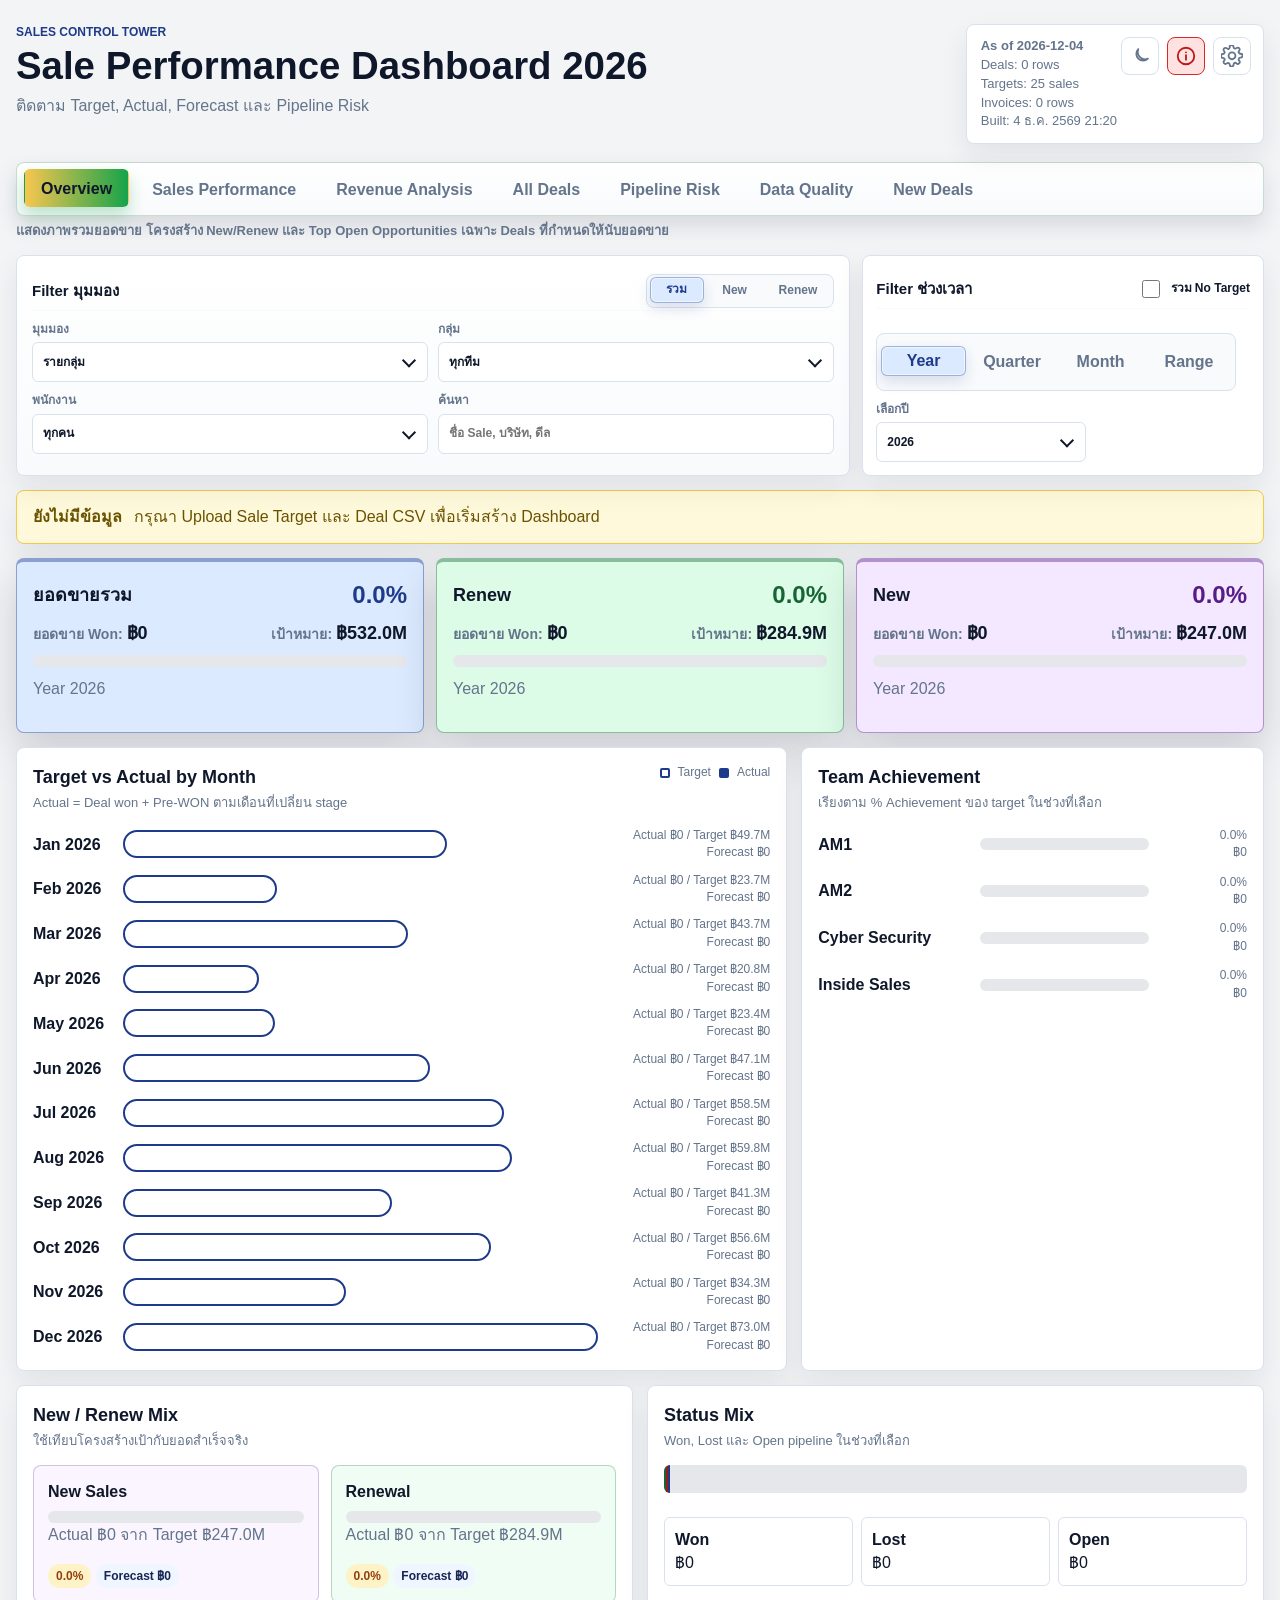
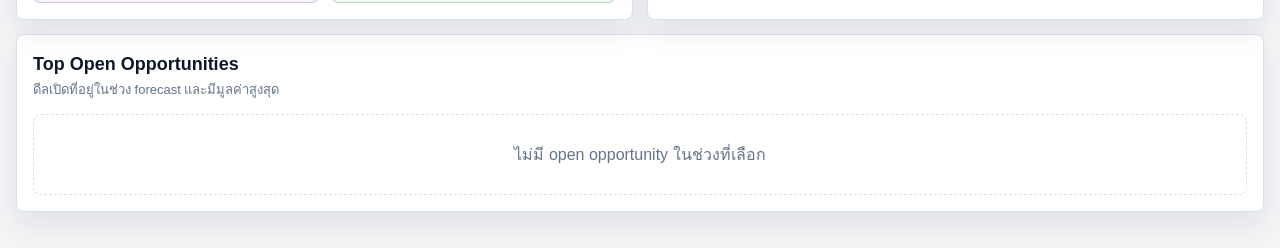
<file: index.html>
<!doctype html>
<html lang="th">
  <head>
    <meta charset="utf-8" />
    <meta name="viewport" content="width=device-width, initial-scale=1" />
    <title>Sale Performance Dashboard 2026</title>
    <link rel="stylesheet" href="./styles.css" />
  </head>
  <body>
    <main class="shell">
      <header class="topbar">
        <div>
          <p class="eyebrow">Sales Control Tower</p>
          <h1>Sale Performance Dashboard 2026</h1>
          <p class="subtitle">
            ติดตาม Target, Actual, Forecast และ Pipeline Risk
          </p>
        </div>
        <div class="meta" id="metaBox"></div>
      </header>

      <nav class="tabs" aria-label="Dashboard tabs">
        <button type="button" class="active" data-tab="overview">Overview</button>
        <button type="button" data-tab="sales">Sales Performance</button>
        <button type="button" data-tab="revenue">Revenue Analysis</button>
        <button type="button" data-tab="deals">All Deals</button>
        <button type="button" data-tab="pipeline">Pipeline Risk</button>
        <button type="button" data-tab="data">Data Quality</button>
        <button type="button" data-tab="leads">New Deals</button>
      </nav>
      <p class="tab-description" id="tabDescription">แสดงภาพรวมยอดขายและโอกาสขายที่ผ่านกติกาการนับยอดขาย</p>

      <div class="modal-backdrop" id="settingsModal" hidden>
        <section class="settings-modal" role="dialog" aria-modal="true" aria-label="ตั้งค่า Dashboard">
          <div class="modal-head">
            <div>
              <p>เลือกไฟล์ Sale Target, Deal, Mapping และ Invoice เพื่อ refresh dashboard รอบใหม่</p>
            </div>
            <button type="button" class="icon-button" id="closeSettings" aria-label="Close settings">
              <span aria-hidden="true">&times;</span>
            </button>
          </div>
          <label class="upload-box" for="targetCsvInput">
            <span class="upload-title">Sale Target CSV File <span class="autoload-file-name" id="targetAutoFileName" hidden></span></span>
            <input id="targetCsvInput" type="file" accept=".csv,text/csv" />
          </label>
          <label class="upload-box" for="mappingCsvInput">
            <span class="upload-title">Mapping CSV File (Data Mapping หรือ Stage Mapping) <span class="autoload-file-name" id="mappingAutoFileName" hidden></span></span>
            <input id="mappingCsvInput" type="file" accept=".csv,text/csv" />
          </label>
          <label class="upload-box" for="dealCsvInput">
            <span>Deal CSV File</span>
            <input id="dealCsvInput" type="file" accept=".csv,text/csv" />
          </label>
          <label class="upload-box" for="invoiceCsvInput">
            <span>Invoice CSV File</span>
            <input id="invoiceCsvInput" type="file" accept=".csv,text/csv" />
          </label>
          <div class="upload-actions">
            <button type="button" class="primary-button highlight-button" id="applyCsvFiles">Refresh Dashboard</button>
            <button type="button" class="secondary-button" id="clearCsvFiles">Reset Data</button>
          </div>
          <p class="upload-status" id="uploadStatus">ยังไม่ได้เลือกไฟล์ใหม่</p>

          <section class="pipeline-matching-settings" aria-labelledby="pipelineMatchingTitle">
            <div class="settings-section-head">
              <div>
                <h3 id="pipelineMatchingTitle">Pipeline Matching</h3>
                <p>เลือก Pipeline ที่ให้นับยอดตาม Sale Group และประเภท New/Renew</p>
              </div>
              <div class="upload-actions">
                <button type="button" class="primary-button" id="savePipelineMatching">Save Matching</button>
                <button type="button" class="secondary-button" id="clearPipelineMatching">Clear Matching</button>
              </div>
            </div>
            <p class="note" id="pipelineMatchingSummary"></p>
            <div class="pipeline-primary-mode">
              <label><strong>อนุมาน New/Renew จาก Pipeline</strong></label>
              <div id="pipelinePrimaryGroupSelect" class="pipeline-primary-group-select"></div>
              <span class="note" id="pipelinePrimaryModeNote"></span>
            </div>
            <div id="pipelineMatchingMatrix" class="pipeline-matching-matrix"></div>
          </section>
        </section>
      </div>

      <div class="modal-backdrop" id="fieldInfoModal" hidden>
        <section class="field-info-modal" role="dialog" aria-modal="true" aria-labelledby="fieldInfoTitle">
          <div class="modal-head">
            <div>
              <p class="eyebrow">Data Field Check</p>
              <h2 id="fieldInfoTitle">Information</h2>
              <p>ตรวจสอบ Field สำคัญที่ใช้แสดงผลในแต่ละ Tab จากข้อมูลที่โหลดอยู่ในระบบ</p>
            </div>
            <button type="button" class="icon-button" id="closeFieldInfo" aria-label="Close information">
              <span aria-hidden="true">&times;</span>
            </button>
          </div>
          <div id="fieldInfoContent" class="field-info-content"></div>
        </section>
      </div>

      <div class="modal-backdrop" id="dealModal" hidden>
        <section class="deal-modal" role="dialog" aria-modal="true" aria-labelledby="dealModalTitle">
          <div class="modal-head">
            <div>
              <p class="eyebrow">Deal Analysis</p>
              <h2 id="dealModalTitle">Deal Detail</h2>
              <p id="dealModalSubtitle">ข้อมูลสำหรับวิเคราะห์และติดตามความคืบหน้า</p>
            </div>
            <button type="button" class="icon-button" id="closeDealModal" aria-label="Close deal detail">
              <span aria-hidden="true">&times;</span>
            </button>
          </div>
          <div id="dealModalContent"></div>
        </section>
      </div>

      <section class="toolbar dashboard-filter-shell" aria-label="Dashboard filters">
        <article class="filter-card view-filter-card">
          <div class="filter-card-head">
            <h2>Filter มุมมอง</h2>
            <div class="category-filter global-category-filter" aria-label="Target category">
              <div class="segment compact-segment">
                <button type="button" class="active" data-category="all">รวม</button>
                <button type="button" data-category="new">New</button>
                <button type="button" data-category="renew">Renew</button>
              </div>
            </div>
          </div>
          <div class="filter-grid view-filter-grid">
            <label>
              มุมมอง
              <select id="viewMode">
                <option value="group">รายกลุ่ม</option>
                <option value="individual">รายบุคคล</option>
              </select>
            </label>
            <label id="groupFilterContainer">
              กลุ่ม
              <select id="groupSelect"></select>
            </label>
            <label id="salesFilterContainer">
              พนักงาน
              <select id="saleSelect"></select>
            </label>
            <label class="search-field">
              ค้นหา
              <input id="searchInput" type="search" placeholder="ชื่อ Sale, บริษัท, ดีล" />
            </label>
          </div>
        </article>

        <article class="filter-card period-filter-card">
          <div class="filter-card-head">
            <h2>Filter ช่วงเวลา</h2>
            <div class="filter-head-actions">
              <label class="check">
                <input id="showUnmapped" type="checkbox" />
                รวม No Target
              </label>
            </div>
          </div>
          <div class="filter-grid period-filter-grid">
            <div class="period-type-tabs" role="tablist" aria-label="เลือกช่วงเวลา">
              <button type="button" class="active" data-period-type="year" role="tab" aria-selected="true">Year</button>
              <button type="button" data-period-type="quarter" role="tab" aria-selected="false">Quarter</button>
              <button type="button" data-period-type="month" role="tab" aria-selected="false">Month</button>
              <button type="button" data-period-type="range" role="tab" aria-selected="false">Range</button>
            </div>
            <div class="period-picker-row">
              <label id="periodSubYear">
                เลือกปี
                <select id="periodYear"></select>
              </label>
              <label id="periodSubQuarter" hidden>
                เลือกไตรมาส
                <select id="periodQuarter"></select>
              </label>
              <label id="periodSubMonth" hidden>
                เลือกเดือน
                <select id="periodMonth"></select>
              </label>
              <div id="periodSubRange" class="range-fields" hidden>
                <label>
                  ตั้งแต่เดือน
                  <select id="startMonth"></select>
                </label>
                <label>
                  ถึงเดือน
                  <select id="endMonth"></select>
                </label>
              </div>
            </div>
          </div>
        </article>

        <article class="filter-card lead-toolbar-card" hidden>
          <div class="filter-card-head">
            <h2>New Deals by ISO Week</h2>
          </div>
          <div class="lead-filter-grid">
            <label>
              ตั้งแต่ Week
              <select id="leadStartWeek"></select>
            </label>
            <label>
              ถึง Week
              <select id="leadEndWeek"></select>
            </label>
            <label class="lead-search-field">
              ค้นหา Lead
              <input id="leadSearchInput" type="search" placeholder="Sale, บริษัท, ดีล, Stage, Pipeline" />
            </label>
          </div>
        </article>
      </section>

      <section class="empty-data-banner" id="emptyDataBanner" hidden>
        <strong>ยังไม่มีข้อมูล</strong>
        <span>กรุณา Upload Sale Target และ Deal CSV เพื่อเริ่มสร้าง Dashboard</span>
      </section>

      <section class="kpi-grid" id="kpiGrid" aria-label="KPI summary"></section>

      <section class="tab-panel active" id="tab-overview">
        <div class="grid two-col">
          <article class="panel">
            <div class="panel-head">
              <div>
                <h2>Target vs Actual by Month</h2>
                <p>Actual = Deal won + Pre-WON ตามเดือนที่เปลี่ยน stage</p>
              </div>
              <span class="legend"><i class="target"></i>Target <i class="actual"></i>Actual</span>
            </div>
            <div id="monthlyChart" class="month-chart"></div>
          </article>

          <article class="panel">
            <div class="panel-head">
              <div>
                <h2>Team Achievement</h2>
                <p>เรียงตาม % Achievement ของ target ในช่วงที่เลือก</p>
              </div>
            </div>
            <div id="teamChart" class="rank-list"></div>
          </article>
        </div>

        <div class="grid two-col compact-row">
          <article class="panel">
            <div class="panel-head">
              <div>
                <h2>New / Renew Mix</h2>
                <p>ใช้เทียบโครงสร้างเป้ากับยอดสำเร็จจริง</p>
              </div>
            </div>
            <div id="categoryMix" class="mix-grid"></div>
          </article>

          <article class="panel">
            <div class="panel-head">
              <div>
                <h2>Status Mix</h2>
                <p>Won, Lost และ Open pipeline ในช่วงที่เลือก</p>
              </div>
            </div>
            <div id="statusMix" class="status-mix"></div>
          </article>
        </div>

        <article class="panel">
          <div class="panel-head">
            <div>
              <h2>Top Open Opportunities</h2>
              <p>ดีลเปิดที่อยู่ในช่วง forecast และมีมูลค่าสูงสุด</p>
            </div>
          </div>
          <div id="topDealsTable" class="table-wrap"></div>
        </article>
      </section>

      <section class="tab-panel" id="tab-sales">
        <article class="panel">
          <div class="panel-head sales-status-head">
            <div>
              <h2>Sales Performance Charts</h2>
              <p>เปิด/ปิดสถานะเพื่อควบคุมสิ่งที่แสดงในกราฟ</p>
            </div>
            <div class="status-checkboxes" id="salesStatusFilters">
              <label><input type="checkbox" data-sales-status="won" checked />Won</label>
              <label><input type="checkbox" data-sales-status="commit" />Commit</label>
              <label><input type="checkbox" data-sales-status="upside" />Upside</label>
              <label><input type="checkbox" data-sales-status="open" />Open</label>
              <label><input type="checkbox" data-sales-status="lost" />Lost</label>
            </div>
          </div>
        </article>

        <div class="grid chart-grid">
          <article class="panel">
            <div class="panel-head">
              <div>
                <h2>Renew Sales</h2>
                <p>เทียบ Target กับสถานะ pipeline ของ Renew</p>
              </div>
            </div>
            <div id="renewSalesChart" class="performance-chart"></div>
          </article>

          <article class="panel">
            <div class="panel-head">
              <div>
                <h2>New Sales</h2>
                <p>เทียบ Target กับสถานะ pipeline ของ New</p>
              </div>
            </div>
            <div id="newSalesChart" class="performance-chart"></div>
          </article>

          <article class="panel">
            <div class="panel-head">
              <div>
                <h2>Total Sales by Sale</h2>
                <p>Total = Renew + New</p>
              </div>
            </div>
            <div id="totalSalesChart" class="performance-chart"></div>
          </article>

          <article class="panel">
            <div class="panel-head">
              <div>
                <h2>Cumulative Monthly Sales</h2>
                <p>เป้าหมายสะสม เทียบ Won, Commit, Upside, Open และ Lost</p>
              </div>
            </div>
            <div id="cumulativeSalesChart" class="performance-chart cumulative-chart"></div>
          </article>
        </div>

        <article class="panel">
          <div class="panel-head">
            <div>
              <h2>Transaction Detail</h2>
              <p>ค้นหาแบบ AND / NOT, ตรวจยอดรวมและจัดเรียงข้อมูลที่ต้องติดตาม ค้นหาเฉพาะคอลัมน์โดยพิมพ์ ชื่อคอัมน์:คำค้นหา</p>
            </div>
          </div>
          <div class="transaction-search-grid">
            <div class="transaction-search-block">
              <strong>ค้นหา AND</strong>
              <input type="search" data-transaction-and placeholder="คำค้นหาที่ 1" />
              <input type="search" data-transaction-and placeholder="คำค้นหาที่ 2" />
              <input type="search" data-transaction-and placeholder="คำค้นหาที่ 3" />
              <input type="search" data-transaction-and placeholder="คำค้นหาที่ 4" />
            </div>
            <div class="transaction-search-block">
              <strong>ไม่รวม NOT</strong>
              <input type="search" data-transaction-not placeholder="ไม่รวมคำที่ 1" />
              <input type="search" data-transaction-not placeholder="ไม่รวมคำที่ 2" />
              <input type="search" data-transaction-not placeholder="ไม่รวมคำที่ 3" />
              <input type="search" data-transaction-not placeholder="ไม่รวมคำที่ 4" />
            </div>
          </div>
          <div class="transaction-total">
            <span>ยอดรวม</span>
            <strong id="transactionTotalAmount">฿0</strong>
          </div>
          <div id="transactionTable" class="table-wrap"></div>
        </article>
      </section>

      <section class="tab-panel" id="tab-revenue">
        <article class="panel">
          <div class="panel-head">
            <div>
              <h2>Revenue Analysis</h2>
              <p>กระจายยอด Won / Pre-WON เป็นรายได้รายเดือนตามช่วงสัญญา เพื่อใช้วางแผนกระแสเงินและตรวจสอบต่อ</p>
            </div>
            <div class="status-checkboxes revenue-options" aria-label="Revenue options">
              <label>
                <input type="checkbox" id="revenueExpectedFallback" checked />
                ใช้ Expected Close Date เมื่อไม่มี Contract Start Date
              </label>
            </div>
          </div>
          <div id="revenueSummary" class="lead-summary-grid revenue-summary-grid"></div>
        </article>

        <div class="subtab-bar revenue-subtab-bar" aria-label="Revenue analysis sections">
          <button type="button" class="active" data-revenue-subtab="performance">Revenue Performance</button>
          <button type="button" data-revenue-subtab="analysis">Revenue Analysis</button>
          <button type="button" data-revenue-subtab="invoice">Invoice Analysis</button>
        </div>

        <div class="revenue-subtab-panel active" data-revenue-panel="performance">
          <article class="panel">
            <div class="panel-head">
              <div>
                <h2>Revenue Performance</h2>
                <p>วัดผลยอด Won ที่ถูกเกลี่ยรายเดือนตามสัญญา เทียบกับ Recurring Target ในช่วงเวลาที่เลือก</p>
              </div>
            </div>
            <div id="revenuePerformanceSummary" class="lead-summary-grid revenue-summary-grid"></div>
          </article>

          <div class="grid two-col revenue-grid">
            <article class="panel">
              <div class="panel-head">
                <div>
                  <h2>Monthly Performance Chart</h2>
                  <p>Target เป็นกรอบสีเขียวโปร่งใส และ Won เป็นแท่งสีเขียวทึบตามมาตรฐาน Renew</p>
                </div>
              </div>
              <div id="revenuePerformanceChart" class="revenue-performance-chart"></div>
            </article>

            <article class="panel">
              <div class="panel-head">
                <div>
                  <h2>Performance by Sale Owner</h2>
                  <p>เปรียบเทียบ Actual Recurring Revenue กับ Target รายพนักงาน</p>
                </div>
              </div>
              <div id="revenuePerformanceBySale" class="rank-list"></div>
            </article>
          </div>

        </div>

        <div class="revenue-subtab-panel" data-revenue-panel="analysis">

          <article class="panel collapsible-panel is-collapsed" id="revenueTargetPanel">
            <div class="panel-head">
              <div>
                <h2>
                  <button type="button" class="panel-title-toggle" id="revenueTargetToggle" aria-expanded="false" aria-controls="revenueTargetBody">
                    <span class="panel-toggle-icon" aria-hidden="true">+</span>
                    <span id="revenueTargetTitle">Recurring Target from Revenue</span>
                  </button>
                </h2>
                <p id="revenueTargetDescription">ประเมิน Target จากกระแสรายได้ปีก่อนหน้า เฉพาะ Billing = Recurring โดยเลื่อนไปเดือนเดียวกันของปีถัดไป</p>
              </div>
              <button type="button" class="primary-button export-button" id="exportRevenueTargetCsv">Export CSV</button>
            </div>
            <div class="collapsible-body" id="revenueTargetBody" hidden>
              <div id="revenueTargetSummary" class="lead-summary-grid revenue-target-summary"></div>
              <div id="revenueTargetTable" class="table-wrap"></div>
            </div>
          </article>

          <article class="panel collapsible-panel is-collapsed" id="revenueDistributionPanel">
            <div class="panel-head">
              <div>
                <h2>
                  <button type="button" class="panel-title-toggle" id="revenueDistributionToggle" aria-expanded="false" aria-controls="revenueDistributionBody">
                    <span class="panel-toggle-icon" aria-hidden="true">+</span>
                    <span id="revenueDistributionTitle">Revenue Distribution</span>
                  </button>
                </h2>
                <p id="revenueDistributionDescription">กระจาย Revenue ของปีที่เลือกเป็นรายเดือน ตามสัญญาของ Deals ที่อยู่ในขอบเขตการวิเคราะห์</p>
              </div>
              <button type="button" class="primary-button export-button" id="exportRevenueDistributionCsv">Export CSV</button>
            </div>
            <div class="collapsible-body" id="revenueDistributionBody" hidden>
              <div id="revenueDistributionSummary" class="lead-summary-grid revenue-target-summary"></div>
              <div id="revenueDistributionTable" class="table-wrap"></div>
            </div>
          </article>

          <article class="panel collapsible-panel is-collapsed" id="revenueDetailPanel">
            <div class="panel-head">
              <div>
                <h2>
                  <button type="button" class="panel-title-toggle" id="revenueDetailToggle" aria-expanded="false" aria-controls="revenueDetailBody">
                    <span class="panel-toggle-icon" aria-hidden="true">+</span>
                    Revenue Detail
                  </button>
                </h2>
                <p>รายการรายเดือนพร้อมข้อมูลสัญญา สำหรับ reconcile กับฝ่ายบัญชีและการเงิน (ฟังก์ชันค้นหาไม่รวม Contract)</p>
              </div>
              <div class="revenue-detail-actions">
                <span class="revenue-total-badge">Monthly Revenue <strong id="revenueDetailMonthlyTotal">฿0</strong></span>
                <button type="button" class="primary-button export-button" id="exportRevenueDetailCsv">Export CSV</button>
              </div>
            </div>
            <div class="collapsible-body" id="revenueDetailBody" hidden>
              <div class="transaction-search-grid">
                <div class="transaction-search-block">
                  <strong>ค้นหา AND</strong>
                  <input type="search" data-revenue-and placeholder="คำค้นหาที่ 1" />
                  <input type="search" data-revenue-and placeholder="คำค้นหาที่ 2" />
                  <input type="search" data-revenue-and placeholder="คำค้นหาที่ 3" />
                  <input type="search" data-revenue-and placeholder="คำค้นหาที่ 4" />
                </div>
                <div class="transaction-search-block">
                  <strong>ไม่รวม NOT</strong>
                  <input type="search" data-revenue-not placeholder="ไม่รวมคำที่ 1" />
                  <input type="search" data-revenue-not placeholder="ไม่รวมคำที่ 2" />
                  <input type="search" data-revenue-not placeholder="ไม่รวมคำที่ 3" />
                  <input type="search" data-revenue-not placeholder="ไม่รวมคำที่ 4" />
                </div>
              </div>
              <div id="revenueDetailTable" class="table-wrap"></div>
            </div>
          </article>

          <article class="panel collapsible-panel is-collapsed" id="targetContributionPanel">
            <div class="panel-head">
              <div>
                <h2>
                  <button type="button" class="panel-title-toggle" id="targetContributionToggle" aria-expanded="false" aria-controls="targetContributionBody">
                    <span class="panel-toggle-icon" aria-hidden="true">+</span>
                    Target Contribution Detail
                  </button>
                </h2>
                <p>สรุป Deal ที่เป็น Billing = Recurring เพื่อดู contribution ต่อ Target รายเดือน</p>
              </div>
            </div>
            <div class="collapsible-body" id="targetContributionBody" hidden>
              <div id="revenuePerformanceDetail" class="table-wrap"></div>
            </div>
          </article>

          <article class="panel collapsible-panel is-collapsed" id="revenueDataChecksPanel">
            <div class="panel-head">
              <div>
                <h2>
                  <button type="button" class="panel-title-toggle" id="revenueDataChecksToggle" aria-expanded="false" aria-controls="revenueDataChecksBody">
                    <span class="panel-toggle-icon" aria-hidden="true">+</span>
                    Revenue Data Checks
                  </button>
                </h2>
                <p>รายการที่ควรตรวจสอบก่อนใช้เป็นข้อมูลทางบัญชีหรือรายงานผู้บริหาร</p>
              </div>
            </div>
            <div class="collapsible-body" id="revenueDataChecksBody" hidden>
              <div id="revenueExceptionTable" class="table-wrap"></div>
            </div>
          </article>
        </div>

        <div class="revenue-subtab-panel" data-revenue-panel="invoice">
          <article class="panel">
            <div class="panel-head">
              <div>
                <h2 id="invoiceAnalysisTitle">Invoice Analysis</h2>
                <p id="invoiceAnalysisDescription">กระจายยอด Invoice ตาม Posting Date เป็นรายเดือน เพื่อเปรียบเทียบกับ Revenue ที่ควรรับรู้</p>
              </div>
              <div class="invoice-analysis-actions">
                <div class="segment compact-segment invoice-date-mode" aria-label="Invoice month basis">
                  <button type="button" class="active" data-invoice-date-mode="posting">Posting Date</button>
                  <button type="button" data-invoice-date-mode="service">Service Period</button>
                </div>
                <button type="button" class="primary-button export-button" id="exportInvoiceAnalysisCsv">Export CSV</button>
              </div>
            </div>
            <div id="invoiceAnalysisSummary" class="lead-summary-grid revenue-target-summary"></div>
            <div id="invoiceAnalysisTable" class="table-wrap"></div>
          </article>
        </div>
      </section>

      <section class="tab-panel" id="tab-deals">
        <article class="panel">
          <div class="panel-head">
            <div>
              <h2>All Deals</h2>
              <p>ค้นหาแบบ AND / NOT, ตรวจยอดรวมและจัดเรียงข้อมูลที่ต้องติดตาม ค้นหาเฉพาะคอลัมน์โดยพิมพ์ ชื่อคอัมน์:คำค้นหา</p>
            </div>
          </div>
          <div class="transaction-search-grid">
            <div class="transaction-search-block">
              <strong>ค้นหา AND</strong>
              <input type="search" data-all-deals-and placeholder="คำค้นหาที่ 1" />
              <input type="search" data-all-deals-and placeholder="คำค้นหาที่ 2" />
              <input type="search" data-all-deals-and placeholder="คำค้นหาที่ 3" />
              <input type="search" data-all-deals-and placeholder="คำค้นหาที่ 4" />
            </div>
            <div class="transaction-search-block">
              <strong>ไม่รวม NOT</strong>
              <input type="search" data-all-deals-not placeholder="ไม่รวมคำที่ 1" />
              <input type="search" data-all-deals-not placeholder="ไม่รวมคำที่ 2" />
              <input type="search" data-all-deals-not placeholder="ไม่รวมคำที่ 3" />
              <input type="search" data-all-deals-not placeholder="ไม่รวมคำที่ 4" />
            </div>
          </div>
          <div class="transaction-total">
            <span>ยอดรวม</span>
            <strong id="allDealsTotalAmount">฿0</strong>
          </div>
          <div id="dealDetailTable" class="table-wrap"></div>
        </article>
      </section>

      <section class="tab-panel" id="tab-leads">
        <article class="panel">
          <div class="panel-head">
            <div>
              <h2>New Deals by ISO Week</h2>
              <p>ใช้ Created Date เป็น key เพื่อวัดประสิทธิภาพการหา Lead ของ Sale</p>
            </div>
          </div>
          <div id="newLeadSummary" class="lead-summary-grid"></div>
        </article>

        <div class="grid two-col lead-detail-grid">
          <article class="panel">
            <div class="panel-head">
              <div>
                <h2>Weekly Lead Trend</h2>
                <p>จำนวน Lead และมูลค่า Pipeline ที่สร้างในแต่ละ ISO Week</p>
              </div>
            </div>
            <div id="newLeadWeeklyChart" class="lead-week-chart"></div>
          </article>

          <article class="panel">
            <div class="panel-head">
              <div>
                <h2>Lead Detail by Week</h2>
                <p>จัดกลุ่มตาม Created Week เพื่อดู contribution ของ Sale</p>
              </div>
            </div>
            <div id="newLeadTable" class="table-wrap"></div>
          </article>
        </div>
      </section>

      <section class="tab-panel" id="tab-pipeline">
        <div class="grid two-col">
          <article class="panel">
            <div class="panel-head">
              <div>
                <h2>Risk Summary</h2>
                <p>ดีลเปิดที่ต้องเคลียร์ข้อมูลหรือเร่ง follow-up</p>
              </div>
            </div>
            <div id="riskSummary" class="risk-grid"></div>
          </article>

          <article class="panel">
            <div class="panel-head">
              <div>
                <h2>Risk by Stage</h2>
                <p>ช่วยแยกว่าปัญหาอยู่ที่ stage ไหน</p>
              </div>
            </div>
            <div id="riskByStage" class="rank-list"></div>
          </article>
        </div>

        <article class="panel">
          <div class="panel-head">
            <div>
              <h2>Pipeline Risk Detail</h2>
              <p>เรียงจากดีลเสี่ยงและมูลค่าสูงก่อน</p>
            </div>
          </div>
          <div id="riskDealsTable" class="table-wrap"></div>
        </article>
      </section>

      <section class="tab-panel" id="tab-data">
        <div class="grid two-col">
          <article class="panel">
            <div class="panel-head">
              <div>
                <h2>Data Assumptions</h2>
                <p>กติกาที่ใช้ประกอบ target และ deal</p>
              </div>
            </div>
            <div id="assumptionList" class="note-list"></div>
          </article>

          <article class="panel">
            <div class="panel-head">
              <div>
                <h2>Stage Normalization</h2>
                <p>จำนวนและมูลค่าที่ถูกจัดกลุ่มตามสมมติฐาน</p>
              </div>
            </div>
            <div id="normalizationStats" class="risk-grid"></div>
          </article>
        </div>

        <article class="panel">
          <div class="panel-head">
            <div>
              <h2>Unmapped Responsible Names</h2>
              <p>มี actual หรือ pipeline แต่ไม่พบชื่อในไฟล์ Sale Target</p>
            </div>
          </div>
          <div id="unmappedTable" class="table-wrap"></div>
        </article>
      </section>
    </main>

    <script src="./data/dashboard-data.js"></script>
    <script src="./scripts/revenue-logic.js"></script>
    <script src="./app.js"></script>
  </body>
</html>
</file>
<file: styles.css>
:root {
  color-scheme: light;
  --bg: #f3f4f6;
  --surface: #ffffff;
  --surface-soft: #f8fafc;
  --ink: #0f172a;
  --muted: #64748b;
  --line: #d9e2ec;
  --primary: #1e3a8a;
  --primary-strong: #172554;
  --primary-soft: #eff6ff;
  --total: #1e3a8a;
  --won: #166534;
  --lost: #991b1b;
  --renew: #166534;
  --new-sale: #581c87;
  --target: #64748b;
  --actual: var(--won);
  --forecast: var(--total);
  --warn: #d97706;
  --danger: var(--lost);
  --good: var(--won);
  --shadow: 0 12px 28px rgba(15, 23, 42, 0.08);
  --track: #e5e7eb;
  --input-bg: #ffffff;
  --empty-bg: #fff9db;
  --empty-text: #6b5200;
  --kpi-total-bg: #eff6ff;
  --kpi-renew-bg: #f0fdf4;
  --kpi-new-bg: #faf5ff;
  --button-active-bg: #dbeafe;
  --button-active-text: #1e3a8a;
  --button-active-border: rgba(30, 58, 138, 0.32);
  --button-new-bg: #dcfce7;
  --button-new-text: #166534;
  --button-new-border: rgba(22, 101, 52, 0.32);
  --button-renew-bg: #f3e8ff;
  --button-renew-text: #581c87;
  --button-renew-border: rgba(88, 28, 135, 0.3);
  --button-active-shadow: 0 6px 14px rgba(30, 58, 138, 0.14), inset 0 0 0 1px rgba(255, 255, 255, 0.52);
}

:root[data-theme="dark"] {
  color-scheme: dark;
  --bg: #0b1220;
  --surface: #111827;
  --surface-soft: #182235;
  --ink: #e5e7eb;
  --muted: #94a3b8;
  --line: #2f3b52;
  --primary: #60a5fa;
  --primary-strong: #93c5fd;
  --primary-soft: #172554;
  --total: #93c5fd;
  --won: #22c55e;
  --lost: #f87171;
  --renew: #22c55e;
  --new-sale: #c084fc;
  --target: #94a3b8;
  --warn: #fbbf24;
  --shadow: 0 18px 42px rgba(0, 0, 0, 0.34);
  --track: #253247;
  --input-bg: #0f172a;
  --empty-bg: #352a12;
  --empty-text: #fde68a;
  --kpi-total-bg: #10203f;
  --kpi-renew-bg: #0f2a1c;
  --kpi-new-bg: #25143a;
  --button-active-bg: #1e3a8a;
  --button-active-text: #dbeafe;
  --button-active-border: rgba(147, 197, 253, 0.45);
  --button-new-bg: #14532d;
  --button-new-text: #bbf7d0;
  --button-new-border: rgba(34, 197, 94, 0.42);
  --button-renew-bg: #3b0764;
  --button-renew-text: #e9d5ff;
  --button-renew-border: rgba(192, 132, 252, 0.42);
  --button-active-shadow: 0 6px 14px rgba(0, 0, 0, 0.28), inset 0 0 0 1px rgba(255, 255, 255, 0.1);
}

* {
  box-sizing: border-box;
}

body {
  margin: 0;
  background: var(--bg);
  color: var(--ink);
  font-family: "Segoe UI", Tahoma, Arial, sans-serif;
  line-height: 1.45;
}

button,
input,
select {
  font: inherit;
}

.shell {
  width: min(1480px, calc(100% - 32px));
  margin: 0 auto;
  padding: 24px 0 36px;
}

.topbar {
  display: flex;
  align-items: flex-start;
  justify-content: space-between;
  gap: 24px;
  margin-bottom: 18px;
}

.eyebrow {
  margin: 0 0 4px;
  color: var(--primary);
  font-size: 12px;
  font-weight: 800;
  text-transform: uppercase;
}

h1,
h2,
p {
  margin-top: 0;
}

h1 {
  margin-bottom: 6px;
  font-size: clamp(26px, 3vw, 40px);
  line-height: 1.1;
}

h2 {
  margin-bottom: 4px;
  font-size: 18px;
}

.subtitle,
.panel-head p,
.meta,
.note {
  color: var(--muted);
}

.subtitle {
  max-width: 850px;
  margin-bottom: 0;
}

.meta {
  position: relative;
  min-width: 260px;
  padding: 12px 146px 12px 14px;
  border: 1px solid var(--line);
  border-radius: 8px;
  background: var(--surface);
  box-shadow: var(--shadow);
  font-size: 13px;
}

.settings-button,
.info-button,
.theme-toggle-button,
.icon-button {
  display: inline-grid;
  place-items: center;
  width: 38px;
  height: 38px;
  border: 1px solid var(--line);
  border-radius: 8px;
  background: var(--surface);
  color: var(--muted);
  cursor: pointer;
}

.settings-button {
  position: absolute;
  top: 12px;
  right: 12px;
}

.theme-toggle-button {
  position: absolute;
  top: 12px;
  right: 104px;
}

.info-button {
  position: absolute;
  top: 12px;
  right: 58px;
}

.settings-button:hover,
.settings-button:focus-visible,
.info-button:hover,
.info-button:focus-visible,
.theme-toggle-button:hover,
.theme-toggle-button:focus-visible,
.icon-button:hover,
.icon-button:focus-visible {
  border-color: var(--primary);
  color: var(--primary);
  outline: 0;
}

.settings-button svg,
.info-button svg {
  width: 22px;
  height: 22px;
  stroke: currentColor;
}

.info-button.has-missing-fields {
  border-color: #dc2626;
  background: #fee2e2;
  color: #b91c1c;
  animation: info-alert-blink 1.1s ease-in-out infinite;
}

.info-button.has-missing-fields:hover,
.info-button.has-missing-fields:focus-visible {
  border-color: #991b1b;
  color: #7f1d1d;
}

@keyframes info-alert-blink {
  0%,
  100% {
    box-shadow: 0 0 0 0 rgba(220, 38, 38, 0);
    transform: translateZ(0);
  }

  50% {
    box-shadow: 0 0 0 5px rgba(220, 38, 38, 0.2);
    transform: translateZ(0) scale(1.04);
  }
}

@media (prefers-reduced-motion: reduce) {
  .info-button.has-missing-fields {
    animation: none;
  }
}

.theme-toggle-button svg {
  width: 21px;
  height: 21px;
  stroke: currentColor;
}

.theme-toggle-button .theme-sun {
  display: none;
}

:root[data-theme="dark"] .theme-toggle-button .theme-sun {
  display: block;
}

:root[data-theme="dark"] .theme-toggle-button .theme-moon {
  display: none;
}

.modal-backdrop {
  position: fixed;
  inset: 0;
  z-index: 20;
  display: grid;
  place-items: center;
  padding: 18px;
  background: rgba(23, 32, 38, 0.38);
}

.modal-backdrop[hidden] {
  display: none;
}

.settings-modal,
.field-info-modal,
.deal-modal {
  border: 1px solid var(--line);
  border-radius: 8px;
  background: var(--surface);
  box-shadow: 0 28px 80px rgba(23, 32, 38, 0.22);
  padding: 18px;
}

.settings-modal {
  width: min(940px, calc(100vw - 36px));
  max-height: min(96vh, 980px);
  overflow: auto;
}

.field-info-modal {
  width: min(880px, calc(100vw - 36px));
  max-height: min(88vh, 820px);
  overflow: auto;
}

.deal-modal {
  width: min(1080px, 100%);
  max-height: min(88vh, 860px);
  overflow: auto;
}

.modal-head {
  display: flex;
  align-items: flex-start;
  justify-content: space-between;
  gap: 16px;
  margin-bottom: 18px;
}

.modal-head p {
  margin-bottom: 0;
  color: var(--muted);
}

.field-info-content {
  display: grid;
  grid-template-columns: repeat(auto-fit, minmax(240px, max-content));
  align-items: start;
  justify-content: start;
  gap: 12px;
}

.field-info-section {
  border: 1px solid var(--line);
  border-radius: 8px;
  background: var(--surface-soft);
  overflow: hidden;
}

.field-info-section h3 {
  margin: 0;
  padding: 8px 10px;
  border-bottom: 1px solid var(--line);
  font-size: 14px;
}

.field-info-table {
  width: max-content;
  min-width: 0;
  border-collapse: collapse;
}

.field-info-table th,
.field-info-table td {
  padding: 7px 10px;
  white-space: nowrap;
  font-size: 12px;
}

.field-info-table th {
  background: var(--surface);
}

.field-info-table .status-col {
  width: 58px;
  min-width: 58px;
  max-width: 58px;
  text-align: center;
}

.field-check {
  display: inline-grid;
  place-items: center;
  width: 24px;
  height: 24px;
  border-radius: 999px;
  font-weight: 900;
  line-height: 1;
}

.field-check.ok {
  background: #dcfce7;
  color: #166534;
}

.field-check.missing {
  background: #fee2e2;
  color: #991b1b;
}

.deal-modal-summary {
  display: grid;
  grid-template-columns: repeat(4, minmax(0, 1fr));
  gap: 10px;
  margin-bottom: 14px;
}

.deal-insight {
  display: grid;
  gap: 4px;
  min-height: 92px;
  padding: 12px;
  border: 1px solid var(--line);
  border-radius: 8px;
  background: var(--surface-soft);
}

.deal-insight span,
.deal-insight small,
.detail-line span {
  color: var(--muted);
  font-size: 12px;
}

.deal-insight strong {
  color: var(--ink);
  font-size: 20px;
  line-height: 1.15;
}

.deal-modal-grid {
  display: grid;
  grid-template-columns: repeat(2, minmax(0, 1fr));
  gap: 12px;
}

.deal-section {
  display: grid;
  align-content: start;
  gap: 10px;
  padding: 14px;
  border: 1px solid var(--line);
  border-radius: 8px;
  background: var(--surface);
}

.deal-section.full {
  margin-top: 12px;
}

.deal-section h3 {
  margin: 0;
  font-size: 15px;
}

.detail-line {
  display: grid;
  grid-template-columns: minmax(110px, 0.34fr) minmax(0, 1fr);
  gap: 12px;
  padding-top: 8px;
  border-top: 1px solid var(--surface-soft);
}

.detail-line:first-of-type {
  border-top: 0;
  padding-top: 0;
}

.detail-line strong {
  min-width: 0;
  color: var(--ink);
  font-size: 13px;
  overflow-wrap: anywhere;
}

.analysis-list {
  display: grid;
  gap: 8px;
  color: var(--ink);
  font-size: 13px;
}

.analysis-list div {
  padding: 8px 10px;
  border-left: 3px solid var(--primary);
  border-radius: 6px;
  background: var(--surface-soft);
}

.icon-button {
  flex: 0 0 auto;
  font-size: 28px;
  line-height: 1;
}

.upload-box {
  display: grid;
  gap: 8px;
  margin-bottom: 14px;
  color: var(--ink);
}

.upload-box span {
  color: var(--muted);
  font-size: 12px;
  font-weight: 800;
}

.upload-title {
  display: flex;
  align-items: baseline;
  flex-wrap: wrap;
  gap: 8px;
}

.upload-box .autoload-file-name {
  display: inline;
  margin-top: 0;
  color: #8b96a0;
  font-size: 12px;
  font-weight: 700;
}

.upload-box .autoload-ready {
  color: var(--green-dark);
}

input[type="file"] {
  width: 100%;
  min-height: 44px;
  border: 1px dashed var(--line);
  border-radius: 8px;
  background: var(--surface-soft);
  padding: 10px;
}

.upload-actions {
  display: flex;
  gap: 10px;
  margin-bottom: 12px;
}

.primary-button,
.secondary-button {
  min-height: 40px;
  border-radius: 6px;
  padding: 0 16px;
  cursor: pointer;
  font-weight: 800;
}

.primary-button {
  border: 1px solid var(--primary-strong);
  background: var(--primary);
  color: #fff;
}

.primary-button:hover,
.primary-button:focus-visible {
  background: var(--primary-strong);
  outline: 0;
}

.primary-button.highlight-button {
  border-color: rgba(22, 101, 52, 0.42);
  background: linear-gradient(90deg, #f8c64f 0%, #16a34a 100%);
  color: #0f172a;
  box-shadow: 0 8px 16px rgba(22, 163, 74, 0.28);
}

.primary-button.highlight-button:hover,
.primary-button.highlight-button:focus-visible {
  background: linear-gradient(90deg, #ffd763 0%, #15803d 100%);
  outline: 0;
  transform: translateY(-1px);
}

.secondary-button {
  border: 1px solid var(--line);
  background: var(--surface);
  color: var(--muted);
}

.upload-status {
  margin-bottom: 0;
  color: var(--muted);
  font-size: 13px;
}

.upload-status.success {
  color: var(--good);
}

.upload-status.error {
  color: var(--danger);
}

.pipeline-matching-settings {
  margin-top: 18px;
  padding-top: 16px;
  border-top: 1px solid var(--line);
}

.settings-section-head {
  display: flex;
  align-items: flex-start;
  justify-content: space-between;
  gap: 16px;
  margin-bottom: 10px;
}

.settings-section-head h3 {
  margin: 0 0 4px;
  font-size: 17px;
}

.settings-section-head p {
  margin: 0;
  color: var(--muted);
}

.pipeline-primary-mode {
  margin-bottom: 1em;
}

.pipeline-primary-group-select {
  display: flex;
  flex-wrap: wrap;
  gap: 6px;
  margin-top: 6px;
}

.pipeline-primary-group-select label {
  display: flex;
  align-items: center;
  gap: 5px;
  padding: 3px 10px;
  border: 1px solid var(--line);
  border-radius: 4px;
  font-size: 13px;
  background: var(--surface);
  cursor: pointer;
  user-select: none;
}

.pipeline-primary-group-select input[type="checkbox"] {
  width: 16px;
  height: 16px;
  accent-color: var(--primary);
  cursor: pointer;
}

.pipeline-primary-group-select input[type="checkbox"]:checked ~ span {
  font-weight: 600;
}

.pipeline-matching-matrix {
  width: fit-content;
  max-width: 100%;
  overflow-x: auto;
  overflow-y: visible;
  border: 1px solid var(--line);
  border-radius: 8px;
  background: var(--surface);
}

.pipeline-matrix-table {
  width: max-content;
  min-width: 0;
  border-collapse: separate;
  border-spacing: 0;
  table-layout: fixed;
}

.pipeline-matrix-table th,
.pipeline-matrix-table td {
  border-right: 1px solid var(--line);
  border-bottom: 1px solid var(--line);
  padding: 2px 3px;
  text-align: center;
  vertical-align: middle;
  line-height: 1.2;
}

.pipeline-matrix-table thead th {
  position: sticky;
  top: 0;
  z-index: 4;
  background: #e5e7eb;
  color: var(--ink);
}

.pipeline-heading {
  width: 30px;
  min-width: 30px;
  max-width: 30px;
  height: 142px;
  padding: 0;
  vertical-align: bottom;
}

.pipeline-heading span {
  display: inline-flex;
  align-items: center;
  justify-content: flex-start;
  height: 126px;
  max-height: 126px;
  writing-mode: vertical-rl;
  transform: rotate(180deg);
  white-space: nowrap;
  font-weight: 900;
  font-size: 11px;
}

.pipeline-matrix-table .sticky-col {
  position: sticky;
  z-index: 5;
  background: var(--surface);
}

.pipeline-matrix-table thead .sticky-col {
  z-index: 6;
  background: #e5e7eb;
}

.pipeline-matrix-table .group-col {
  left: 0;
  width: 245px;
  min-width: 245px;
  max-width: 245px;
  text-align: left;
}

.pipeline-matrix-table .type-col {
  left: 245px;
  width: 66px;
  min-width: 66px;
  max-width: 66px;
}

.pipeline-match-cell {
  width: 30px;
  min-width: 30px;
  max-width: 30px;
}

.pipeline-match-cell input {
  width: 16px;
  height: 16px;
  accent-color: var(--primary);
  cursor: pointer;
}

.toolbar,
.tabs,
.panel,
.kpi-card,
.kpi-summary-card,
.filter-card {
  border: 1px solid var(--line);
  border-radius: 8px;
  background: var(--surface);
  box-shadow: var(--shadow);
}

.toolbar {
  display: grid;
  grid-template-columns: minmax(560px, 1.35fr) minmax(340px, 0.65fr);
  gap: 12px;
  align-items: stretch;
  margin-bottom: 14px;
  padding: 0;
  border: 0;
  background: transparent;
  box-shadow: none;
}

.empty-data-banner {
  display: flex;
  align-items: center;
  gap: 12px;
  margin-bottom: 14px;
  padding: 14px 16px;
  border: 1px solid #f2c94c;
  border-radius: 8px;
  background: var(--empty-bg);
  color: var(--empty-text);
  box-shadow: var(--shadow);
}

.empty-data-banner[hidden] {
  display: none;
}

.dashboard-filter-shell[hidden],
.filter-card[hidden],
.tab-description[hidden],
.kpi-grid[hidden] {
  display: none;
}

.empty-data-banner strong {
  color: var(--empty-text);
}

.filter-card {
  padding: 15px;
  overflow: visible;
}

.lead-toolbar-card {
  overflow: visible;
}

:root:not([data-theme="dark"]) .kpi-summary-card.total,
:root:not([data-theme="dark"]) .kpi-summary-card.renew,
:root:not([data-theme="dark"]) .kpi-summary-card.new {
  box-shadow: 0 18px 42px rgba(15, 23, 42, 0.18);
}

:root:not([data-theme="dark"]) .kpi-summary-card.total strong,
:root:not([data-theme="dark"]) .kpi-summary-card.renew strong,
:root:not([data-theme="dark"]) .kpi-summary-card.new strong,
:root:not([data-theme="dark"]) .kpi-summary-card.total .kpi-summary-head strong,
:root:not([data-theme="dark"]) .kpi-summary-card.renew .kpi-summary-head strong,
:root:not([data-theme="dark"]) .kpi-summary-card.new .kpi-summary-head strong {
  color: var(--ink);
}

:root:not([data-theme="dark"]) .kpi-summary-card.total .note,
:root:not([data-theme="dark"]) .kpi-summary-card.renew .note,
:root:not([data-theme="dark"]) .kpi-summary-card.new .note {
  color: var(--muted);
}

:root:not([data-theme="dark"]) .kpi-summary-card.total {
  border-color: rgba(30, 58, 138, 0.42);
  background: #dbeafe;
}

:root:not([data-theme="dark"]) .kpi-summary-card.renew {
  border-color: rgba(22, 101, 52, 0.42);
  background: #dcfce7;
}

:root:not([data-theme="dark"]) .kpi-summary-card.new {
  border-color: rgba(88, 28, 135, 0.42);
  background: #f3e8ff;
}

.filter-card-head {
  display: flex;
  align-items: center;
  justify-content: space-between;
  gap: 12px;
  min-height: 40px;
  margin-bottom: 10px;
  padding-bottom: 0;
  border-bottom: 1px solid var(--surface-soft);
}

.view-filter-card {
  background: linear-gradient(180deg, var(--surface) 0%, var(--surface-soft) 100%);
}

.period-filter-card {
  padding: 13px;
}

.filter-head-actions {
  display: flex;
  align-items: center;
  justify-content: flex-end;
  gap: 10px;
  flex-wrap: wrap;
}

.filter-card-head h2 {
  margin-bottom: 0;
  font-size: 15px;
}

.filter-grid {
  display: grid;
  gap: 12px;
}

.view-filter-grid {
  grid-template-columns: repeat(2, minmax(190px, 1fr));
  gap: 10px;
  margin-top: 0;
}

.period-filter-grid {
  grid-template-columns: 1fr;
  align-items: start;
  gap: 10px;
  margin-top: 24px;
}

.period-type-tabs {
  display: grid;
  grid-template-columns: repeat(4, minmax(64px, 1fr));
  gap: 4px;
  width: min(360px, 100%);
  min-height: 58px;
  padding: 4px;
  border: 1px solid var(--line);
  border-radius: 8px;
  background: var(--surface-soft);
  align-items: center;
}

.period-type-tabs button {
  min-height: 30px;
  border: 1px solid transparent;
  border-radius: 6px;
  background: transparent;
  color: var(--muted);
  cursor: pointer;
  font-weight: 800;
  transition: background 0.16s ease, border-color 0.16s ease, box-shadow 0.16s ease, color 0.16s ease, transform 0.16s ease;
}

.period-type-tabs button.active {
  border-color: var(--button-active-border);
  background: var(--button-active-bg);
  color: var(--button-active-text);
  box-shadow: var(--button-active-shadow);
  transform: translateY(-1px);
}

.period-picker-row {
  display: grid;
  grid-template-columns: minmax(210px, max-content);
  align-items: end;
  justify-items: start;
  gap: 10px;
}

.period-picker-row [hidden] {
  display: none;
}

.period-picker-row > label {
  width: min(220px, 100%);
}

.category-filter {
  display: grid;
  gap: 6px;
  align-content: end;
  justify-self: start;
  color: var(--muted);
  font-size: 12px;
  font-weight: 700;
}

.category-filter .compact-segment {
  justify-self: start;
}

.global-category-filter {
  align-content: center;
  justify-self: end;
  text-align: left;
}

.global-category-filter .segment {
  min-height: 32px;
  padding: 3px;
}

.global-category-filter .segment button {
  min-height: 26px;
  min-width: 54px;
  padding: 0 12px;
}

.period-range-row {
  grid-column: 1 / -1;
  display: grid;
  grid-template-columns: minmax(320px, 1fr) max-content;
  align-items: end;
  gap: 12px;
}

.range-fields {
  display: grid;
  grid-template-columns: repeat(2, minmax(150px, 1fr));
  gap: 10px;
}

#periodSubRange {
  justify-self: start;
  width: min(360px, 100%);
}

.period-filter-card select {
  min-height: 38px;
}

.compact-segment {
  align-self: end;
  justify-self: end;
}

label {
  display: grid;
  gap: 4px;
  color: var(--muted);
  font-size: 12px;
  font-weight: 700;
}

select,
input[type="search"] {
  width: 100%;
  min-height: 40px;
  border: 1px solid var(--line);
  border-radius: 6px;
  background: var(--input-bg);
  color: var(--ink);
  padding: 8px 10px;
}

select:focus,
input[type="search"]:focus {
  border-color: var(--primary);
  box-shadow: 0 0 0 3px rgba(37, 99, 235, 0.14);
  outline: 0;
}

.native-week-select {
  display: none;
}

.week-select-control {
  position: relative;
  min-width: 0;
  width: 100%;
}

.week-select-button {
  width: 100%;
  min-height: 40px;
  border: 1px solid var(--line);
  border-radius: 6px;
  background: var(--input-bg);
  color: var(--ink);
  padding: 8px 34px 8px 10px;
  text-align: left;
  cursor: pointer;
  font-weight: 700;
  overflow: hidden;
  text-overflow: ellipsis;
  white-space: nowrap;
}

.week-select-button::after {
  content: "";
  position: absolute;
  right: 14px;
  top: 50%;
  width: 8px;
  height: 8px;
  border-right: 2px solid var(--ink);
  border-bottom: 2px solid var(--ink);
  transform: translateY(-65%) rotate(45deg);
  pointer-events: none;
}

.week-select-button:focus-visible {
  border-color: var(--primary);
  box-shadow: 0 0 0 3px rgba(37, 99, 235, 0.14);
  outline: 0;
}

.week-select-list {
  position: absolute;
  inset: calc(100% + 4px) 0 auto 0;
  z-index: 80;
  max-height: 260px;
  overflow-y: auto;
  border: 1px solid var(--line);
  border-radius: 8px;
  background: var(--surface);
  box-shadow: 0 18px 42px rgba(15, 23, 42, 0.18);
  padding: 4px;
}

.week-select-list[hidden] {
  display: none;
}

.week-select-list button {
  width: 100%;
  min-height: 34px;
  border: 0;
  border-radius: 6px;
  background: transparent;
  color: var(--ink);
  padding: 7px 10px;
  text-align: left;
  cursor: pointer;
  font-weight: 700;
}

.week-select-list button:hover,
.week-select-list button:focus-visible {
  background: var(--surface-soft);
  outline: 0;
}

.week-select-list button.active {
  background: var(--button-active-bg);
  color: var(--button-active-text);
  box-shadow: inset 3px 0 0 var(--button-active-text);
}

#periodSubMonth {
  width: fit-content;
}

#periodMonth {
  width: max-content;
  min-width: 180px;
  field-sizing: content;
}

.segment {
  display: inline-grid;
  grid-auto-flow: column;
  gap: 4px;
  min-height: 40px;
  padding: 4px;
  border: 1px solid var(--line);
  border-radius: 8px;
  background: var(--surface-soft);
}

.segment button,
.tabs button {
  border: 1px solid transparent;
  border-radius: 6px;
  background: transparent;
  color: var(--muted);
  cursor: pointer;
  font-weight: 800;
  transition: background 0.16s ease, border-color 0.16s ease, box-shadow 0.16s ease, color 0.16s ease, transform 0.16s ease;
}

.segment button {
  padding: 0 14px;
}

.segment button.active {
  border-color: var(--button-active-border);
  background: var(--button-active-bg);
  color: var(--button-active-text);
  box-shadow: var(--button-active-shadow);
  transform: translateY(-1px);
}

.tabs button.active {
  background: var(--primary);
  color: #fff;
}

.tabs button.active {
  background: linear-gradient(90deg, #f8c64f 0%, #16a34a 100%);
  color: #0f172a;
  box-shadow: 0 8px 16px rgba(22, 163, 74, 0.28);
  transform: translateY(-1px);
}

.segment button[data-category="new"].active {
  border-color: var(--button-new-border);
  background: var(--button-new-bg);
  color: var(--button-new-text);
}

.segment button[data-category="renew"].active {
  border-color: var(--button-renew-border);
  background: var(--button-renew-bg);
  color: var(--button-renew-text);
}

.segment button:hover:not(.active),
.period-type-tabs button:hover:not(.active) {
  background: var(--primary-soft);
  color: var(--ink);
}

.segment button:active,
.period-type-tabs button:active {
  transform: translateY(1px) scale(0.98);
}

body.is-leads-tab .empty-data-banner {
  display: none;
}

body.is-leads-tab .kpi-grid {
  display: none;
}

.check {
  display: flex;
  align-items: center;
  gap: 8px;
  min-height: 0;
  color: var(--ink);
  white-space: nowrap;
}

.check input {
  width: 18px;
  height: 18px;
  accent-color: var(--primary);
}

.kpi-grid {
  display: grid;
  grid-template-columns: repeat(3, minmax(0, 1fr));
  gap: 12px;
  margin-bottom: 14px;
}

.kpi-summary-card {
  min-height: 136px;
  padding: 16px;
}

.kpi-summary-card.good {
  border-top: 4px solid var(--good);
}

.kpi-summary-card.warn {
  border-top: 4px solid var(--warn);
}

.kpi-summary-card.danger {
  border-top: 4px solid var(--danger);
}

.kpi-summary-card.total {
  border-top-color: var(--total);
  background: var(--kpi-total-bg);
}

.kpi-summary-card.renew {
  border-top-color: var(--renew);
  background: var(--kpi-renew-bg);
}

.kpi-summary-card.new {
  border-top-color: var(--new-sale);
  background: var(--kpi-new-bg);
}

.kpi-summary-head,
.kpi-summary-meta {
  display: flex;
  align-items: center;
  justify-content: space-between;
  gap: 12px;
}

.kpi-summary-head strong {
  font-size: 18px;
}

.kpi-summary-head span {
  color: var(--actual);
  font-size: 24px;
  font-weight: 850;
}

.kpi-summary-card.total .kpi-summary-head span {
  color: var(--total);
}

.kpi-summary-card.renew .kpi-summary-head span {
  color: var(--renew);
}

.kpi-summary-card.new .kpi-summary-head span {
  color: var(--new-sale);
}

.kpi-summary-card.total .progress-fill {
  background: var(--total);
}

.kpi-summary-card.renew .progress-fill {
  background: var(--renew);
}

.kpi-summary-card.new .progress-fill {
  background: var(--new-sale);
}

.kpi-summary-meta {
  flex-wrap: wrap;
  margin: 12px 0 10px;
  color: var(--muted);
  font-size: 14px;
  font-weight: 700;
}

.kpi-summary-meta b {
  color: var(--ink);
  font-size: 18px;
  font-weight: 850;
  line-height: 1;
}

.kpi-progress-track {
  margin-bottom: 10px;
}

.kpi-card {
  min-height: 132px;
  padding: 16px;
}

.kpi-card .label {
  color: var(--muted);
  font-size: 13px;
  font-weight: 800;
}

.kpi-card .value {
  margin: 8px 0 6px;
  font-size: clamp(24px, 3vw, 34px);
  font-weight: 850;
}

.kpi-card .hint {
  color: var(--muted);
  font-size: 13px;
}

.kpi-card.good {
  border-left: 5px solid var(--good);
}

.kpi-card.warn {
  border-left: 5px solid var(--warn);
}

.kpi-card.danger {
  border-left: 5px solid var(--danger);
}

.kpi-card.info {
  border-left: 5px solid var(--forecast);
}

.tabs {
  display: flex;
  gap: 6px;
  margin-bottom: 6px;
  padding: 7px;
  border-color: rgba(22, 101, 52, 0.22);
  background: linear-gradient(180deg, var(--surface) 0%, var(--surface-soft) 100%);
  box-shadow: 0 10px 22px rgba(15, 23, 42, 0.12), inset 0 1px 0 rgba(255, 255, 255, 0.78);
}

.tabs button {
  min-height: 38px;
  padding: 0 16px;
  transition: background 0.18s ease, box-shadow 0.18s ease, transform 0.18s ease, color 0.18s ease;
}

.tab-description {
  margin: 0 0 14px;
  color: var(--muted);
  font-size: 13px;
  font-weight: 600;
}

.tab-panel {
  display: none;
}

.tab-panel.active {
  display: block;
}

.grid {
  display: grid;
  gap: 14px;
  margin-bottom: 14px;
}

.two-col {
  grid-template-columns: minmax(0, 1.25fr) minmax(360px, 0.75fr);
}

#tab-leads .two-col {
  grid-template-columns: repeat(2, minmax(0, 1fr));
}

.lead-detail-grid {
  align-items: stretch;
}

.lead-detail-grid > .panel {
  width: 100%;
  min-width: 0;
  max-width: 100%;
  overflow: hidden;
}

.lead-detail-grid .lead-week-chart,
.lead-detail-grid .table-wrap {
  min-width: 0;
}

.compact-row {
  grid-template-columns: minmax(0, 1fr) minmax(0, 1fr);
}

.panel {
  min-width: 0;
  padding: 16px;
}

.panel-head {
  display: flex;
  align-items: flex-start;
  justify-content: space-between;
  gap: 16px;
  margin-bottom: 14px;
}

.collapsible-panel.is-collapsed .panel-head {
  margin-bottom: 0;
}

.panel-title-toggle {
  display: inline-flex;
  align-items: center;
  gap: 8px;
  border: 0;
  background: transparent;
  color: var(--ink);
  cursor: pointer;
  font: inherit;
  font-weight: 900;
  padding: 0;
  text-align: left;
}

.panel-title-toggle:hover,
.panel-title-toggle:focus-visible {
  color: var(--primary);
  outline: 0;
}

.panel-toggle-icon {
  display: inline-flex;
  align-items: center;
  justify-content: center;
  width: 18px;
  height: 18px;
  border: 1px solid var(--line);
  border-radius: 5px;
  background: var(--surface-soft);
  color: var(--primary);
  font-size: 13px;
  font-weight: 900;
  line-height: 1;
}

.collapsible-body[hidden] {
  display: none;
}

.panel-head p {
  margin-bottom: 0;
  font-size: 13px;
}

.legend {
  display: flex;
  align-items: center;
  gap: 8px;
  color: var(--muted);
  font-size: 12px;
  white-space: nowrap;
}

.legend i {
  display: inline-block;
  width: 10px;
  height: 10px;
  border-radius: 2px;
}

.legend .target {
  border: 2px solid var(--total);
  background: transparent;
}

.legend .actual {
  background: var(--total);
}

.legend .forecast {
  background: var(--forecast);
}

.month-chart {
  display: grid;
  gap: 10px;
}

.month-row,
.rank-row {
  display: grid;
  grid-template-columns: 78px minmax(120px, 1fr) 160px;
  gap: 12px;
  align-items: center;
}

.month-name,
.rank-name {
  min-width: 0;
  font-weight: 800;
}

.bar-group {
  display: grid;
  gap: 4px;
}

.sales-month-bar-space {
  width: 100%;
  height: 28px;
  position: relative;
}

.sales-month-target-base,
.sales-month-target-outline,
.sales-month-actual-bar {
  position: absolute;
  left: 0;
}

.sales-month-target-base {
  top: 0;
  height: 28px;
  border-radius: 999px;
  background: transparent;
  z-index: 1;
}

.sales-month-target-outline {
  top: 0;
  height: 28px;
  border: 2px solid var(--total);
  border-radius: 999px;
  background: transparent;
  box-shadow: 0 0 0 1px rgba(255, 255, 255, 0.52);
  pointer-events: none;
  z-index: 3;
}

.sales-month-actual-bar {
  top: 7px;
  height: 14px;
  border-radius: 999px 0 0 999px;
  background: var(--total);
  z-index: 2;
}

.bar-track {
  height: 10px;
  overflow: hidden;
  border-radius: 999px;
  background: var(--track);
}

.bar {
  height: 100%;
  min-width: 2px;
  border-radius: inherit;
}

.bar.target {
  background: var(--target);
}

.bar.actual {
  background: var(--actual);
}

.bar.forecast {
  background: var(--forecast);
}

.bar.warn {
  background: var(--warn);
}

.bar.danger {
  background: var(--danger);
}

.bar-label,
.rank-value {
  color: var(--muted);
  font-size: 12px;
  text-align: right;
}

.rank-list {
  display: grid;
  gap: 12px;
}

.rank-row {
  grid-template-columns: minmax(150px, 0.8fr) minmax(140px, 1fr) 86px;
}

.progress-track {
  height: 12px;
  overflow: hidden;
  border-radius: 999px;
  background: var(--track);
}

.progress-fill {
  height: 100%;
  border-radius: inherit;
  background: var(--actual);
}

.mix-grid,
.status-mix,
.risk-grid,
.note-list {
  display: grid;
  gap: 12px;
}

.mix-grid {
  grid-template-columns: repeat(2, minmax(0, 1fr));
}

.mix-card,
.risk-card,
.note-card {
  border: 1px solid var(--line);
  border-radius: 8px;
  background: var(--surface-soft);
  padding: 14px;
}

.mix-card strong,
.risk-card strong {
  display: block;
  margin-bottom: 8px;
  font-size: 16px;
}

.mix-card.renew {
  border-color: rgba(22, 101, 52, 0.26);
  background: var(--kpi-renew-bg);
}

.mix-card.new {
  border-color: rgba(88, 28, 135, 0.24);
  background: var(--kpi-new-bg);
}

.mix-card.renew .progress-fill {
  background: var(--renew);
}

.mix-card.new .progress-fill {
  background: var(--new-sale);
}

.status-bars {
  display: flex;
  height: 28px;
  overflow: hidden;
  border-radius: 6px;
  background: var(--track);
}

.status-bars span {
  min-width: 2px;
}

.status-bars .won {
  background: var(--actual);
}

.status-bars .lost {
  background: var(--danger);
}

.status-bars .open {
  background: var(--forecast);
}

.status-legend {
  display: grid;
  grid-template-columns: repeat(3, minmax(0, 1fr));
  gap: 8px;
  margin-top: 12px;
}

.status-legend div {
  border: 1px solid var(--line);
  border-radius: 6px;
  padding: 10px;
}

.sales-status-head {
  align-items: center;
}

.status-checkboxes {
  display: flex;
  flex-wrap: wrap;
  gap: 10px;
}

.status-checkboxes label {
  display: inline-flex;
  grid-template-columns: none;
  align-items: center;
  gap: 6px;
  min-height: 34px;
  border: 1px solid var(--line);
  border-radius: 999px;
  padding: 0 12px;
  color: var(--ink);
  background: var(--surface-soft);
}

.status-checkboxes input {
  width: 16px;
  height: 16px;
}

.revenue-options {
  justify-content: flex-end;
  max-width: 430px;
}

.revenue-options label {
  white-space: normal;
}

.invoice-analysis-actions {
  display: inline-flex;
  align-items: center;
  justify-content: flex-end;
  gap: 10px;
  flex-wrap: wrap;
}

.invoice-date-mode {
  min-height: 34px;
}

.invoice-date-mode button {
  min-height: 28px;
  min-width: 104px;
  padding: 0 12px;
}

.chart-grid {
  grid-template-columns: repeat(2, minmax(0, 1fr));
}

.performance-chart {
  min-height: 320px;
}

.chart-legend-inline {
  display: flex;
  flex-wrap: wrap;
  gap: 10px;
  margin-bottom: 14px;
  color: var(--muted);
  font-size: 12px;
  font-weight: 800;
}

.chart-legend-inline span {
  display: inline-flex;
  align-items: center;
  gap: 6px;
}

.chart-legend-inline span::before {
  width: 14px;
  height: 10px;
  border-radius: 999px;
  background: var(--legend-color, var(--line));
  content: "";
}

.chart-legend-inline .legend-target::before {
  border: 2px solid currentColor;
  background: transparent;
}

.chart-legend-inline .legend-target-line::before {
  height: 2px;
  border-radius: 0;
  background: var(--total);
}

.chart-legend-inline.renew .legend-target::before {
  color: var(--renew);
}

.chart-legend-inline.new .legend-target::before {
  color: var(--new-sale);
}

.chart-legend-inline.total .legend-target::before {
  color: var(--total);
}

.chart-legend-inline .legend-won::before,
.stage-won,
.cum-won {
  background: var(--won);
  fill: var(--won);
}

.chart-legend-inline .legend-commit::before,
.stage-commit,
.cum-commit {
  background: #15803d;
  fill: #15803d;
}

.chart-legend-inline .legend-upside::before,
.stage-upside,
.cum-upside {
  background: #38bdf8;
  fill: #38bdf8;
}

.chart-legend-inline .legend-open::before,
.stage-open,
.cum-open {
  background: rgba(107, 114, 128, 0.42);
  fill: rgba(107, 114, 128, 0.42);
}

.chart-legend-inline .legend-lost::before,
.stage-lost,
.cum-lost {
  background: var(--lost);
  fill: var(--lost);
}

.chart-legend-inline.renew .legend-won::before,
.renew .stage-won {
  background: var(--renew);
  fill: var(--renew);
}

.chart-legend-inline.renew .legend-commit::before,
.renew .stage-commit {
  background: #14b8a6;
  fill: #14b8a6;
}

.chart-legend-inline.renew .legend-upside::before,
.renew .stage-upside {
  background: #99f6e4;
  fill: #99f6e4;
}

.chart-legend-inline.renew .legend-open::before,
.renew .stage-open {
  background: rgba(22, 101, 52, 0.28);
  fill: rgba(22, 101, 52, 0.28);
}

.chart-legend-inline.new .legend-won::before,
.new .stage-won {
  background: var(--new-sale);
  fill: var(--new-sale);
}

.chart-legend-inline.new .legend-commit::before,
.new .stage-commit {
  background: #7e22ce;
  fill: #7e22ce;
}

.chart-legend-inline.new .legend-upside::before,
.new .stage-upside {
  background: #c084fc;
  fill: #c084fc;
}

.chart-legend-inline.new .legend-open::before,
.new .stage-open {
  background: rgba(107, 33, 168, 0.28);
  fill: rgba(107, 33, 168, 0.28);
}

.chart-legend-inline.total .legend-won::before,
.total .stage-won,
.cumulative-chart .cum-won {
  background: var(--total);
  fill: var(--total);
}

.chart-legend-inline.total .legend-commit::before,
.total .stage-commit,
.cumulative-chart .cum-commit {
  background: #1d4ed8;
  fill: #1d4ed8;
}

.chart-legend-inline.total .legend-upside::before,
.total .stage-upside,
.cumulative-chart .cum-upside {
  background: #60a5fa;
  fill: #60a5fa;
}

.chart-legend-inline.total .legend-open::before,
.total .stage-open,
.cumulative-chart .cum-open {
  background: rgba(30, 58, 138, 0.24);
  fill: rgba(30, 58, 138, 0.24);
}

.performance-row-list {
  display: grid;
  gap: 12px;
}

.performance-row-list.total {
  border: 1px solid rgba(30, 58, 138, 0.16);
  border-radius: 8px;
  background: var(--kpi-total-bg);
  padding: 12px;
}

.performance-row {
  display: grid;
  grid-template-columns: minmax(140px, 0.9fr) minmax(220px, 1.6fr) 132px;
  gap: 12px;
  align-items: center;
}

.performance-label,
.performance-values {
  display: grid;
  gap: 2px;
}

.performance-label span,
.performance-values span {
  color: var(--muted);
  font-size: 12px;
}

.performance-values {
  text-align: right;
}

.performance-bars {
  position: relative;
  min-height: 28px;
}

.target-outline {
  position: absolute;
  inset: 1px auto 1px 0;
  border: 2px solid var(--total);
  border-radius: 999px;
  background: rgba(30, 58, 138, 0.07);
}

.renew .target-outline {
  border-color: var(--renew);
  background: rgba(22, 101, 52, 0.07);
}

.new .target-outline {
  border-color: var(--new-sale);
  background: rgba(88, 28, 135, 0.07);
}

.renew .stage-won {
  background: var(--renew);
}

.renew .stage-commit {
  background: #14b8a6;
}

.renew .stage-upside {
  background: #99f6e4;
}

.renew .stage-open {
  background: rgba(22, 101, 52, 0.28);
}

.total .stage-won {
  background: var(--total);
}

.total .stage-commit {
  background: #1d4ed8;
}

.total .stage-upside {
  background: #60a5fa;
}

.total .stage-open {
  background: rgba(30, 58, 138, 0.24);
}

.new .stage-won {
  background: var(--new-sale);
}

.new .stage-commit {
  background: #7e22ce;
}

.new .stage-upside {
  background: #c084fc;
}

.new .stage-open {
  background: rgba(107, 33, 168, 0.28);
}

.stage-stack {
  position: absolute;
  inset: 5px 0 5px 0;
  display: flex;
  overflow: hidden;
  border-radius: 999px;
}

.stage-segment {
  min-width: 0;
  height: 100%;
}

.svg-chart-wrap {
  width: 100%;
  overflow-x: auto;
  border: 1px solid var(--line);
  border-radius: 8px;
  background: var(--surface-soft);
}

.svg-chart-wrap svg {
  display: block;
  min-width: 760px;
  width: 100%;
  height: auto;
}

.svg-chart-wrap text {
  fill: var(--muted);
  font-size: 11px;
}

.chart-guide {
  stroke: var(--line);
  stroke-width: 1;
}

.target-line {
  fill: none;
  stroke: var(--total);
  stroke-width: 3;
  stroke-linecap: round;
  stroke-linejoin: round;
}

.transaction-search-grid {
  display: grid;
  grid-template-columns: repeat(2, minmax(0, 1fr));
  gap: 8px;
  margin-bottom: 10px;
}

.lead-filter-grid {
  display: grid;
  grid-template-columns: minmax(190px, 0.75fr) minmax(190px, 0.75fr) minmax(260px, 1.4fr) max-content;
  gap: 12px;
  margin-bottom: 14px;
}

.lead-toolbar-card .lead-filter-grid {
  grid-template-columns: repeat(2, minmax(190px, 1fr));
  margin-bottom: 0;
}

.lead-toolbar-card .lead-search-field {
  grid-column: 1 / -1;
}

.lead-summary-grid {
  display: grid;
  grid-template-columns: repeat(4, minmax(0, 1fr));
  gap: 10px;
}

.lead-summary-card {
  display: grid;
  gap: 4px;
  min-height: 86px;
  padding: 12px;
  border: 1px solid var(--line);
  border-radius: 8px;
  background: var(--surface-soft);
}

.lead-summary-card span,
.lead-summary-card small {
  color: var(--muted);
  font-size: 12px;
}

.lead-summary-card small {
  white-space: pre-line;
}

.lead-summary-card strong {
  color: var(--ink);
  font-size: 22px;
  line-height: 1.1;
}

.lead-week-chart {
  display: grid;
  gap: 10px;
}

.lead-week-row {
  display: grid;
  grid-template-columns: minmax(96px, 0.8fr) minmax(220px, 2fr) minmax(110px, 0.8fr);
  gap: 10px;
  align-items: center;
}

.revenue-summary-grid {
  grid-template-columns: repeat(4, minmax(0, 1fr));
}

.revenue-card {
  border-top: 3px solid var(--total);
  background: linear-gradient(180deg, var(--surface-soft) 0%, var(--surface) 100%);
}

.subtab-bar {
  display: inline-flex;
  align-items: center;
  gap: 6px;
  margin: 0 0 10px;
  padding: 5px;
  border: 1px solid var(--line);
  border-radius: 8px;
  background: var(--surface);
  box-shadow: 0 8px 20px rgba(15, 23, 42, 0.08);
}

.subtab-bar button {
  min-height: 34px;
  border: 0;
  border-radius: 6px;
  background: transparent;
  color: var(--muted);
  padding: 0 14px;
  cursor: pointer;
  font-weight: 900;
}

.subtab-bar button.active {
  background: linear-gradient(90deg, #f8c64f 0%, #16a34a 100%);
  color: #0f172a;
  box-shadow: 0 8px 18px rgba(22, 163, 74, 0.22);
}

.revenue-subtab-panel {
  display: none;
}

.revenue-subtab-panel.active {
  display: grid;
  gap: 12px;
}

.revenue-grid {
  align-items: stretch;
}

.revenue-month-chart {
  display: grid;
  gap: 10px;
}

.revenue-month-row {
  display: grid;
  grid-template-columns: max-content minmax(280px, 2.6fr) minmax(210px, 1fr);
  gap: 10px;
  align-items: center;
}

.revenue-month-row .lead-week-name {
  min-width: 68px;
}

.revenue-bar-group {
  display: grid;
  gap: 5px;
}

.revenue-fill {
  background: var(--total);
}

.revenue-month-chart .bar.actual {
  background: var(--won);
}

.revenue-performance-chart {
  display: grid;
  gap: 12px;
}

.revenue-performance-legend {
  justify-content: flex-start;
}

.revenue-performance-row {
  display: grid;
  grid-template-columns: max-content minmax(280px, 2.6fr) minmax(210px, 1fr);
  gap: 10px;
  align-items: center;
}

.revenue-performance-row .lead-week-name {
  min-width: 68px;
}

.revperf-bar-space {
  width: 100%;
  height: 32px;
  position: relative;
}

.revperf-target-base,
.revperf-target-outline,
.revperf-actual-bar {
  position: absolute;
  left: 0;
}

.revperf-target-base {
  top: 0;
  height: 32px;
  border-radius: 999px;
  background: transparent;
  z-index: 1;
}

.revperf-target-outline {
  top: 0;
  height: 32px;
  border-radius: 999px;
  border: 2px solid var(--renew);
  background: transparent;
  box-shadow: 0 0 0 1px rgba(255, 255, 255, 0.52);
  pointer-events: none;
  z-index: 3;
}

.revperf-actual-bar {
  top: 8px;
  height: 16px;
  border-radius: 999px 0 0 999px;
  background: var(--renew);
  z-index: 2;
}

.revenue-performance-detail-table {
  min-width: 1040px;
}

.revenue-performance-sale-row .rank-value {
  min-width: 0;
  overflow-wrap: anywhere;
}

.revenue-performance-sale-row .progress-fill {
  background: var(--renew);
}

.rank-list .revenue-performance-sale-row {
  grid-template-columns: minmax(130px, 0.9fr) minmax(120px, 1fr) minmax(118px, 0.72fr);
}

.revenue-performance-sale-row .rank-name {
  overflow-wrap: anywhere;
}

.positive {
  color: var(--renew);
  font-weight: 900;
}

.negative {
  color: var(--lost);
  font-weight: 900;
}

.achievement-pill {
  display: inline-flex;
  align-items: center;
  justify-content: center;
  min-width: 58px;
  min-height: 24px;
  padding: 2px 8px;
  border-radius: 999px;
  font-size: 12px;
  font-weight: 900;
}

.achievement-pill.good {
  background: rgba(22, 101, 52, 0.14);
  color: var(--won);
}

.achievement-pill.warn {
  background: rgba(217, 119, 6, 0.14);
  color: var(--warn);
}

.achievement-pill.danger {
  background: rgba(153, 27, 27, 0.12);
  color: var(--lost);
}

.achievement-pill.neutral {
  background: var(--surface-soft);
  color: var(--muted);
}

.revenue-achievement-inline {
  min-width: 48px;
  min-height: 20px;
  margin-left: 6px;
  padding: 1px 7px;
  vertical-align: middle;
}

.lead-week-name,
.lead-week-value {
  color: var(--ink);
  font-size: 13px;
  font-weight: 800;
}

.lead-week-value {
  text-align: right;
}

.week-group-row td {
  background: var(--surface-soft);
  color: var(--ink);
}

.week-group-row span {
  margin-left: 10px;
  color: var(--muted);
  font-weight: 700;
}

.transaction-search-block {
  display: grid;
  grid-template-columns: repeat(2, minmax(0, 1fr));
  gap: 6px;
  border: 1px solid var(--line);
  border-radius: 8px;
  background: var(--surface-soft);
  padding: 10px;
}

.transaction-search-block strong {
  grid-column: 1 / -1;
}

.transaction-total {
  display: flex;
  justify-content: flex-end;
  align-items: center;
  gap: 12px;
  margin-bottom: 12px;
  color: var(--muted);
}

.transaction-total strong {
  color: var(--ink);
  font-size: 24px;
}

.sort-button {
  border: 0;
  background: transparent;
  color: inherit;
  cursor: pointer;
  font-size: inherit;
  font-weight: inherit;
  text-transform: inherit;
}

.table-header-tools {
  display: inline-flex;
  align-items: center;
  gap: 5px;
}

.column-filter-button {
  display: inline-grid;
  place-items: center;
  width: 22px;
  height: 22px;
  border: 1px solid var(--line);
  border-radius: 5px;
  background: var(--surface);
  color: var(--muted);
  cursor: pointer;
  font-size: 12px;
  line-height: 1;
}

.column-filter-button.active {
  border-color: rgba(22, 101, 52, 0.42);
  background: linear-gradient(90deg, #f8c64f 0%, #16a34a 100%);
  color: #0f172a;
  box-shadow: 0 4px 10px rgba(22, 163, 74, 0.22);
}

.column-filter-popover {
  position: fixed;
  z-index: 80;
  width: 300px;
  max-height: min(420px, calc(100vh - 24px));
  display: grid;
  gap: 10px;
  padding: 12px;
  border: 1px solid var(--line);
  border-radius: 8px;
  background: var(--surface);
  box-shadow: 0 18px 48px rgba(15, 23, 42, 0.22);
}

.column-filter-popover[hidden] {
  display: none;
}

.column-filter-title {
  color: var(--ink);
  font-size: 13px;
  font-weight: 850;
}

.column-filter-actions,
.column-filter-footer {
  display: flex;
  gap: 6px;
}

.column-filter-actions button {
  min-height: 30px;
  border: 1px solid var(--line);
  border-radius: 6px;
  background: var(--surface-soft);
  color: var(--muted);
  cursor: pointer;
  font-size: 12px;
  font-weight: 800;
}

.column-filter-options {
  display: grid;
  gap: 4px;
  max-height: 240px;
  overflow: auto;
  padding-right: 3px;
}

.column-filter-option {
  display: grid;
  grid-template-columns: 18px minmax(0, 1fr) max-content;
  gap: 8px;
  align-items: center;
  min-height: 30px;
  color: var(--ink);
  font-size: 12px;
}

.column-filter-option span {
  overflow: hidden;
  text-overflow: ellipsis;
  white-space: nowrap;
}

.column-filter-option small,
.column-filter-empty {
  color: var(--muted);
}

.column-filter-footer {
  justify-content: flex-end;
}

.column-filter-footer .primary-button,
.column-filter-footer .secondary-button {
  min-height: 32px;
  padding: 0 12px;
}

.table-wrap {
  width: 100%;
  overflow-x: auto;
}

table {
  width: 100%;
  min-width: 980px;
  border-collapse: collapse;
}

th,
td {
  border-bottom: 1px solid var(--line);
  padding: 10px 9px;
  text-align: left;
  vertical-align: top;
  font-size: 13px;
}

th {
  position: sticky;
  top: 0;
  z-index: 1;
  background: var(--surface-soft);
  color: var(--muted);
  font-size: 12px;
  text-transform: uppercase;
}

.clickable-row {
  cursor: pointer;
}

.clickable-row:hover {
  background: var(--primary-soft);
}

td.num,
th.num {
  text-align: right;
}

.target-table th,
.target-table td {
  white-space: nowrap;
}

.target-table {
  --target-sale-col: 220px;
  --target-project-col: 320px;
}

.target-table th:nth-child(1),
.target-table th:nth-child(2),
.target-table tbody tr:not(.total-row) > td:nth-child(1),
.target-table tbody tr:not(.total-row) > td:nth-child(2) {
  position: sticky;
  background: var(--surface);
}

.target-table th:nth-child(1),
.target-table tbody tr:not(.total-row) > td:nth-child(1) {
  left: 0;
  width: var(--target-sale-col);
  min-width: var(--target-sale-col);
  max-width: var(--target-sale-col);
  z-index: 3;
}

.target-table th:nth-child(2),
.target-table tbody tr:not(.total-row) > td:nth-child(2) {
  left: var(--target-sale-col);
  width: var(--target-project-col);
  min-width: var(--target-project-col);
  max-width: var(--target-project-col);
  z-index: 3;
  box-shadow: 8px 0 10px -10px rgba(15, 23, 42, 0.45);
}

.target-table th:nth-child(1),
.target-table th:nth-child(2) {
  z-index: 5;
  background: var(--surface-soft);
}

.target-parent-row.is-expanded td {
  background: var(--primary-soft);
}

.target-parent-row.is-expanded > td:nth-child(1),
.target-parent-row.is-expanded > td:nth-child(2) {
  background: var(--primary-soft);
}

.target-sale-toggle {
  display: inline-grid;
  grid-template-columns: 18px auto;
  grid-template-rows: auto auto;
  align-items: center;
  column-gap: 7px;
  min-width: 150px;
  border: 0;
  background: transparent;
  color: var(--text);
  font: inherit;
  text-align: left;
  cursor: pointer;
}

.target-sale-toggle:hover .target-toggle-name {
  color: var(--primary);
  text-decoration: underline;
}

.target-toggle-mark {
  grid-row: 1 / span 2;
  display: inline-flex;
  align-items: center;
  justify-content: center;
  width: 18px;
  height: 18px;
  border: 1px solid var(--line);
  border-radius: 5px;
  background: var(--surface);
  color: var(--primary);
  font-weight: 900;
  line-height: 1;
}

.target-toggle-name {
  font-weight: 900;
}

.target-sale-toggle small {
  color: var(--muted);
  font-size: 11px;
  font-weight: 750;
}

.target-detail-row td,
.target-detail-inline-row td {
  background: color-mix(in srgb, var(--primary-soft) 72%, var(--surface));
}

.target-detail-inline-row > td:nth-child(1),
.target-detail-inline-row > td:nth-child(2) {
  background: color-mix(in srgb, var(--primary-soft) 72%, var(--surface));
}

.target-detail-inline-row td {
  border-top: 1px solid color-mix(in srgb, var(--line) 80%, transparent);
  color: var(--muted);
  font-size: 12px;
}

.target-detail-inline-row .num strong {
  color: var(--text);
  font-size: 12px;
}

.target-detail-company {
  min-width: 260px;
  white-space: normal;
}

.target-detail-company strong,
.target-detail-company span {
  display: block;
}

.target-detail-company strong {
  color: var(--text);
}

.target-detail-company span {
  margin-top: 3px;
  color: var(--muted);
  font-size: 12px;
}

.target-table .total-row td {
  border-top: 2px solid var(--line);
  background: var(--surface-soft);
}

.revenue-target-summary {
  margin-bottom: 12px;
}

.revenue-detail-actions {
  display: inline-flex;
  align-items: center;
  justify-content: flex-end;
  gap: 10px;
  flex-wrap: wrap;
}

.revenue-total-badge {
  display: inline-flex;
  align-items: center;
  gap: 8px;
  min-height: 40px;
  border: 1px solid rgba(30, 58, 138, 0.18);
  border-radius: 999px;
  background: var(--total-soft);
  color: var(--muted);
  padding: 0 14px;
  font-size: 12px;
  font-weight: 850;
  white-space: nowrap;
}

.revenue-total-badge strong {
  color: var(--total);
  font-size: 15px;
}

.company-cell {
  max-width: 340px;
}

.revenue-detail-table {
  table-layout: fixed;
  min-width: 1180px;
}

.revenue-detail-table th,
.revenue-detail-table td {
  padding: 9px 8px;
}

.revenue-detail-table .rev-month-col {
  width: 118px;
}

.revenue-detail-table .rev-sale-col {
  width: 150px;
}

.revenue-detail-table .rev-company-col {
  width: auto;
}

.revenue-detail-table .rev-type-col {
  width: 72px;
}

.revenue-detail-table .rev-billing-col {
  width: 92px;
}

.revenue-detail-table .rev-contract-col {
  width: 132px;
}

.revenue-detail-table .rev-monthly-col {
  width: 122px;
}

.revenue-detail-table .rev-contract-amount-col {
  width: 128px;
}

.revenue-detail-table .rev-rule-col {
  width: 118px;
}

.revenue-detail-table .rev-checks-col {
  width: 122px;
}

.revenue-detail-table .company-cell {
  max-width: none;
}

.revenue-detail-table td,
.revenue-detail-table th {
  overflow-wrap: anywhere;
}

.transaction-table {
  table-layout: fixed;
}

.transaction-table .tx-id-col {
  width: 78px;
}

.transaction-table .tx-sale-col {
  width: 180px;
}

.transaction-table .tx-company-col {
  width: auto;
  max-width: none;
}

.transaction-table .tx-type-col {
  width: 86px;
}

.transaction-table .tx-stage-col {
  width: 178px;
}

.transaction-table .tx-expected-col {
  width: 136px;
}

.transaction-table .tx-amount-col {
  width: 130px;
}

.muted {
  color: var(--muted);
}

.badge-list {
  display: flex;
  flex-wrap: wrap;
  gap: 4px;
}

.badge {
  display: inline-flex;
  align-items: center;
  min-height: 24px;
  border-radius: 999px;
  padding: 3px 8px;
  background: var(--surface-soft);
  color: var(--muted);
  font-size: 12px;
  font-weight: 800;
}

.badge.good {
  background: #dcfce7;
  color: var(--good);
}

.badge.warn {
  background: #fef3c7;
  color: #92400e;
}

.badge.danger {
  background: #fee2e2;
  color: var(--danger);
}

.badge.info {
  background: var(--primary-soft);
  color: var(--primary-strong);
}

:root[data-theme="dark"] .badge.good {
  background: rgba(34, 197, 94, 0.18);
}

:root[data-theme="dark"] .badge.warn {
  background: rgba(251, 191, 36, 0.18);
  color: #fde68a;
}

:root[data-theme="dark"] .badge.danger {
  background: rgba(248, 113, 113, 0.18);
}

:root[data-theme="dark"] .badge.info {
  background: rgba(96, 165, 250, 0.18);
}

:root[data-theme="dark"] .pipeline-matrix-table thead th,
:root[data-theme="dark"] .pipeline-matrix-table thead .sticky-col {
  background: #334155;
  color: var(--ink);
}

.empty {
  padding: 28px;
  border: 1px dashed var(--line);
  border-radius: 8px;
  color: var(--muted);
  text-align: center;
}

@media (max-width: 1180px) {
  .toolbar {
    grid-template-columns: 1fr;
  }

  .kpi-grid {
    grid-template-columns: repeat(2, minmax(0, 1fr));
  }

  .two-col,
  .compact-row,
  .chart-grid {
    grid-template-columns: 1fr;
  }

  .deal-modal-summary,
  .deal-modal-grid {
    grid-template-columns: repeat(2, minmax(0, 1fr));
  }

  .period-filter-grid {
    grid-template-columns: 1fr;
  }

  .period-range-row {
    grid-column: 1 / -1;
    grid-template-columns: minmax(320px, 1fr) max-content;
  }

  .compact-segment {
    justify-self: end;
  }
}

@media (max-width: 760px) {
  .shell {
    width: min(100% - 20px, 1480px);
    padding-top: 14px;
  }

  .topbar,
  .panel-head {
    display: grid;
  }

  .meta {
    min-width: 0;
  }

  .toolbar,
  .kpi-grid,
  .deal-modal-summary,
  .deal-modal-grid,
  .lead-filter-grid,
  .lead-summary-grid,
  .revenue-summary-grid,
  .mix-grid,
  .status-legend,
  .view-filter-grid,
  .period-filter-grid,
  .range-fields,
  .transaction-search-grid,
  .transaction-search-block {
    grid-template-columns: 1fr;
  }

  .period-range-row {
    grid-template-columns: 1fr;
  }

  .period-picker-row {
    grid-template-columns: 1fr;
  }

  .segment {
    grid-auto-flow: row;
  }

  .compact-segment {
    justify-self: stretch;
  }

  .detail-line {
    grid-template-columns: 1fr;
    gap: 4px;
  }

  .tabs {
    overflow-x: auto;
  }

  .month-row,
  .rank-row,
  .performance-row,
  .lead-week-row,
  .revenue-month-row,
  .revenue-performance-row {
    grid-template-columns: 1fr;
    gap: 6px;
  }

  .bar-label,
  .rank-value,
  .performance-values,
  .lead-week-value {
    text-align: left;
  }
}
</file>
